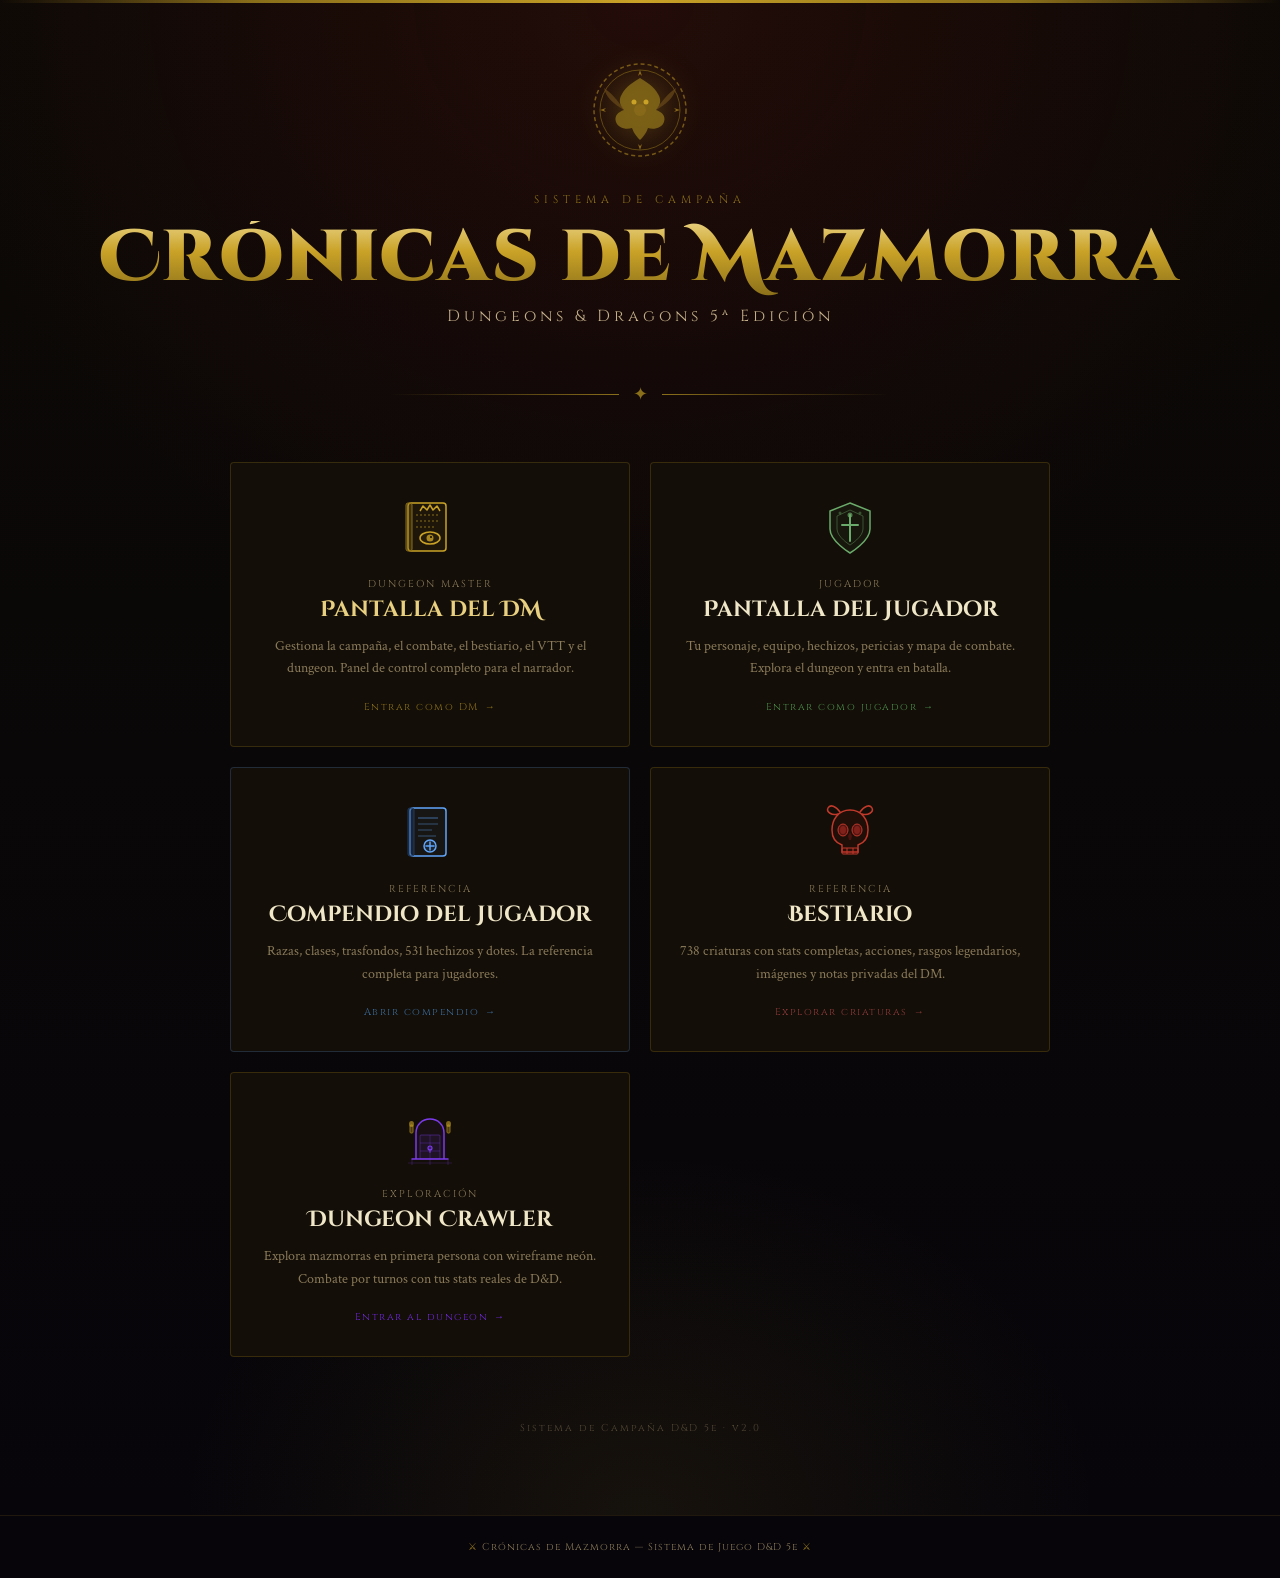
<file: index.html>
<!DOCTYPE html>
<html lang="es">
<head>
<meta charset="UTF-8">
<meta name="viewport" content="width=device-width, initial-scale=1.0">
<title>Crónicas de Mazmorra — D&D 5e</title>
<link rel="preconnect" href="https://fonts.googleapis.com">
<link href="https://fonts.googleapis.com/css2?family=Cinzel+Decorative:wght@400;700;900&family=Cinzel:wght@400;600;700&family=Crimson+Text:ital,wght@0,400;0,600;1,400&display=swap" rel="stylesheet">
<link rel="stylesheet" href="./css/index.css">
</head>
<body>

<section class="hero">

  <!-- Dragon emblem SVG -->
  <div class="emblem">
    <svg viewBox="0 0 100 100" fill="none" xmlns="http://www.w3.org/2000/svg">
      <!-- Outer ring -->
      <circle cx="50" cy="50" r="46" stroke="#c9a227" stroke-width="1.5" stroke-dasharray="4 3" opacity="0.5"/>
      <circle cx="50" cy="50" r="40" stroke="#8a6f1a" stroke-width="1" opacity="0.6"/>
      <!-- Dragon silhouette -->
      <path d="M50 18 C44 22 36 26 32 34 C28 40 30 46 34 50 C28 52 24 56 26 62 C28 68 36 70 42 68 C44 74 48 78 50 80 C52 78 56 74 58 68 C64 70 72 68 74 62 C76 56 72 52 66 50 C70 46 72 40 68 34 C64 26 56 22 50 18Z" fill="#8a6f1a" opacity="0.8"/>
      <!-- Wings -->
      <path d="M34 50 C24 44 16 38 14 28 C20 32 28 40 34 50Z" fill="#6a4a1a" opacity="0.7"/>
      <path d="M66 50 C76 44 84 38 86 28 C80 32 72 40 66 50Z" fill="#6a4a1a" opacity="0.7"/>
      <!-- Eye -->
      <circle cx="44" cy="42" r="2.5" fill="#c9a227"/>
      <circle cx="56" cy="42" r="2.5" fill="#c9a227"/>
      <!-- Glow center -->
      <circle cx="50" cy="50" r="6" fill="rgba(201,162,39,0.15)"/>
      <!-- Corner ornaments -->
      <path d="M50 10 L52 16 L50 14 L48 16Z" fill="#c9a227" opacity="0.6"/>
      <path d="M50 90 L52 84 L50 86 L48 84Z" fill="#c9a227" opacity="0.6"/>
      <path d="M10 50 L16 52 L14 50 L16 48Z" fill="#c9a227" opacity="0.6"/>
      <path d="M90 50 L84 52 L86 50 L84 48Z" fill="#c9a227" opacity="0.6"/>
    </svg>
  </div>

  <div class="hero-eyebrow">Sistema de Campaña</div>

  <h1 class="hero-title" data-text="Crónicas de Mazmorra">Crónicas de Mazmorra</h1>
  <p class="hero-subtitle">Dungeons &amp; Dragons 5ª Edición</p>

  <div class="ornament">✦</div>

  <!-- CARDS -->
  <div class="cards">

    <!-- DM Screen -->
    <a href="login.html" class="card card-dm">
      <div class="card-icon">
        <svg viewBox="0 0 64 64" fill="none" xmlns="http://www.w3.org/2000/svg">
          <!-- Tome / book with eye -->
          <rect x="10" y="8" width="38" height="48" rx="3" stroke="#c9a227" stroke-width="1.5" fill="rgba(201,162,39,0.06)"/>
          <rect x="8" y="8" width="6" height="48" rx="2" fill="rgba(138,111,26,0.3)" stroke="#8a6f1a" stroke-width="1"/>
          <line x1="18" y1="20" x2="42" y2="20" stroke="#8a6f1a" stroke-width="1" stroke-dasharray="2 2"/>
          <line x1="18" y1="26" x2="42" y2="26" stroke="#8a6f1a" stroke-width="1" stroke-dasharray="2 2"/>
          <line x1="18" y1="32" x2="36" y2="32" stroke="#8a6f1a" stroke-width="1" stroke-dasharray="2 2"/>
          <!-- Eye of the DM -->
          <ellipse cx="32" cy="43" rx="10" ry="6" stroke="#c9a227" stroke-width="1.5" fill="rgba(201,162,39,0.05)"/>
          <circle cx="32" cy="43" r="3.5" fill="#c9a227" opacity="0.8"/>
          <circle cx="33" cy="42" r="1" fill="#0c0905"/>
          <!-- Crown above -->
          <path d="M22 16 L25 11 L29 15 L32 10 L35 15 L39 11 L42 16" stroke="#c9a227" stroke-width="1.5" fill="none" stroke-linejoin="round"/>
        </svg>
      </div>
      <div class="card-label">Dungeon Master</div>
      <div class="card-name">Pantalla del DM</div>
      <p class="card-desc">Gestiona la campaña, el combate, el bestiario, el VTT y el dungeon. Panel de control completo para el narrador.</p>
      <div class="card-cta">Entrar como DM</div>
    </a>

    <!-- Player Screen -->
    <a href="login.html" class="card card-pl">
      <div class="card-icon">
        <svg viewBox="0 0 64 64" fill="none" xmlns="http://www.w3.org/2000/svg">
          <!-- Shield -->
          <path d="M32 8 L52 16 L52 34 C52 46 32 58 32 58 C32 58 12 46 12 34 L12 16 Z" stroke="#6aaa6a" stroke-width="1.5" fill="rgba(106,170,106,0.06)"/>
          <!-- Inner shield -->
          <path d="M32 15 L45 21 L45 34 C45 42 32 50 32 50 C32 50 19 42 19 34 L19 21 Z" stroke="rgba(106,170,106,0.4)" stroke-width="1" fill="none"/>
          <!-- Sword on shield -->
          <line x1="32" y1="20" x2="32" y2="46" stroke="#6aaa6a" stroke-width="2" stroke-linecap="round"/>
          <line x1="24" y1="30" x2="40" y2="30" stroke="#6aaa6a" stroke-width="2" stroke-linecap="round"/>
          <circle cx="32" cy="20" r="2.5" fill="#6aaa6a" opacity="0.7"/>
          <!-- Stars -->
          <circle cx="22" cy="18" r="1.5" fill="#6aaa6a" opacity="0.4"/>
          <circle cx="42" cy="18" r="1.5" fill="#6aaa6a" opacity="0.4"/>
        </svg>
      </div>
      <div class="card-label">Jugador</div>
      <div class="card-name">Pantalla del Jugador</div>
      <p class="card-desc">Tu personaje, equipo, hechizos, pericias y mapa de combate. Explora el dungeon y entra en batalla.</p>
      <div class="card-cta" style="color:#4a8a4a">Entrar como jugador</div>
    </a>

    <!-- Player Compendio -->
    <a href="compendio_jugador.html" class="card" style="border-color:rgba(96,165,250,.2)">
      <div class="card-icon">
        <svg viewBox="0 0 64 64" fill="none" xmlns="http://www.w3.org/2000/svg">
          <rect x="12" y="8" width="36" height="48" rx="3" stroke="#60a5fa" stroke-width="1.5" fill="rgba(96,165,250,.05)"/>
          <rect x="10" y="8" width="6" height="48" rx="2" fill="rgba(30,58,95,.4)" stroke="#1e3a5f" stroke-width="1"/>
          <line x1="20" y1="18" x2="40" y2="18" stroke="#60a5fa" stroke-width="1" opacity=".6"/>
          <line x1="20" y1="24" x2="40" y2="24" stroke="#60a5fa" stroke-width="1" opacity=".4"/>
          <line x1="20" y1="30" x2="34" y2="30" stroke="#60a5fa" stroke-width="1" opacity=".4"/>
          <line x1="20" y1="36" x2="38" y2="36" stroke="#60a5fa" stroke-width="1" opacity=".4"/>
          <circle cx="32" cy="46" r="6" stroke="#60a5fa" stroke-width="1.5" fill="rgba(96,165,250,.1)"/>
          <line x1="32" y1="42" x2="32" y2="50" stroke="#60a5fa" stroke-width="1.5" stroke-linecap="round"/>
          <line x1="28" y1="46" x2="36" y2="46" stroke="#60a5fa" stroke-width="1.5" stroke-linecap="round"/>
        </svg>
      </div>
      <div class="card-label">Referencia</div>
      <div class="card-name" style="color:var(--cream)">Compendio del Jugador</div>
      <p class="card-desc">Razas, clases, trasfondos, 531 hechizos y dotes. La referencia completa para jugadores.</p>
      <div class="card-cta" style="color:#3a6a9a">Abrir compendio</div>
    </a>

    <!-- Bestiary -->
    <a href="bestiary.html" class="card card-bs">
      <div class="card-icon">
        <svg viewBox="0 0 64 64" fill="none" xmlns="http://www.w3.org/2000/svg">
          <!-- Skull base -->
          <path d="M32 10 C20 10 14 20 14 30 C14 38 18 43 24 45 L24 52 L40 52 L40 45 C46 43 50 38 50 30 C50 20 44 10 32 10Z" stroke="#c0392b" stroke-width="1.5" fill="rgba(139,26,26,0.1)"/>
          <!-- Jaw -->
          <rect x="24" y="48" width="16" height="6" rx="1" stroke="#c0392b" stroke-width="1" fill="rgba(139,26,26,0.1)"/>
          <line x1="29" y1="48" x2="29" y2="54" stroke="#c0392b" stroke-width="1"/>
          <line x1="35" y1="48" x2="35" y2="54" stroke="#c0392b" stroke-width="1"/>
          <!-- Eye sockets -->
          <ellipse cx="25" cy="30" rx="5" ry="6" fill="rgba(139,26,26,0.5)" stroke="#c0392b" stroke-width="1"/>
          <ellipse cx="39" cy="30" rx="5" ry="6" fill="rgba(139,26,26,0.5)" stroke="#c0392b" stroke-width="1"/>
          <!-- Glow in eye sockets -->
          <ellipse cx="25" cy="30" rx="3" ry="4" fill="#c0392b" opacity="0.4"/>
          <ellipse cx="39" cy="30" rx="3" ry="4" fill="#c0392b" opacity="0.4"/>
          <!-- Nasal cavity -->
          <path d="M30 36 L32 32 L34 36 L33 40 L31 40Z" fill="rgba(139,26,26,0.4)"/>
          <!-- Horns -->
          <path d="M22 12 C18 6 12 4 10 8 C8 12 14 16 20 14" stroke="#c0392b" stroke-width="1.5" fill="none" stroke-linecap="round"/>
          <path d="M42 12 C46 6 52 4 54 8 C56 12 50 16 44 14" stroke="#c0392b" stroke-width="1.5" fill="none" stroke-linecap="round"/>
        </svg>
      </div>
      <div class="card-label">Referencia</div>
      <div class="card-name">Bestiario</div>
      <p class="card-desc">738 criaturas con stats completas, acciones, rasgos legendarios, imágenes y notas privadas del DM.</p>
      <div class="card-cta" style="color:#8a3a3a">Explorar criaturas</div>
    </a>

    <!-- Dungeon -->
    <a href="login.html" class="card card-dg">
      <div class="card-icon">
        <svg viewBox="0 0 64 64" fill="none" xmlns="http://www.w3.org/2000/svg">
          <!-- Dungeon door arch -->
          <path d="M18 54 L18 28 C18 20 24 14 32 14 C40 14 46 20 46 28 L46 54" stroke="#7c3aed" stroke-width="1.5" fill="rgba(124,58,237,0.05)"/>
          <line x1="14" y1="54" x2="50" y2="54" stroke="#7c3aed" stroke-width="1.5" stroke-linecap="round"/>
          <!-- Door planks -->
          <rect x="22" y="30" width="20" height="24" rx="1" fill="rgba(124,58,237,0.08)" stroke="rgba(124,58,237,0.4)" stroke-width="1"/>
          <line x1="32" y1="30" x2="32" y2="54" stroke="rgba(124,58,237,0.3)" stroke-width="1"/>
          <line x1="22" y1="38" x2="42" y2="38" stroke="rgba(124,58,237,0.3)" stroke-width="1"/>
          <line x1="22" y1="46" x2="42" y2="46" stroke="rgba(124,58,237,0.3)" stroke-width="1"/>
          <!-- Keyhole -->
          <circle cx="32" cy="43" r="2" stroke="#7c3aed" stroke-width="1.2" fill="rgba(124,58,237,0.2)"/>
          <rect x="31" y="44" width="2" height="4" rx="1" fill="#7c3aed" opacity="0.5"/>
          <!-- Torches -->
          <rect x="12" y="20" width="3" height="8" rx="1" fill="rgba(201,162,39,0.3)" stroke="#8a6f1a" stroke-width="1"/>
          <ellipse cx="13.5" cy="19" rx="2.5" ry="3" fill="#c9a227" opacity="0.6"/>
          <rect x="49" y="20" width="3" height="8" rx="1" fill="rgba(201,162,39,0.3)" stroke="#8a6f1a" stroke-width="1"/>
          <ellipse cx="50.5" cy="19" rx="2.5" ry="3" fill="#c9a227" opacity="0.6"/>
          <!-- Grid floor suggestion -->
          <line x1="14" y1="54" x2="14" y2="60" stroke="rgba(124,58,237,0.3)" stroke-width="1"/>
          <line x1="32" y1="54" x2="32" y2="60" stroke="rgba(124,58,237,0.3)" stroke-width="1"/>
          <line x1="50" y1="54" x2="50" y2="60" stroke="rgba(124,58,237,0.3)" stroke-width="1"/>
          <line x1="10" y1="58" x2="54" y2="58" stroke="rgba(124,58,237,0.2)" stroke-width="1"/>
        </svg>
      </div>
      <div class="card-label">Exploración</div>
      <div class="card-name">Dungeon Crawler</div>
      <p class="card-desc">Explora mazmorras en primera persona con wireframe neón. Combate por turnos con tus stats reales de D&D.</p>
      <div class="card-cta" style="color:#6d28d9">Entrar al dungeon</div>
    </a>

  </div>

  <!-- Version info -->
  <p style="font-family:'Cinzel',serif;font-size:10px;letter-spacing:2px;color:var(--cream-m);opacity:0.5">
    Sistema de Campaña D&D 5e · v2.0
  </p>

</section>

<footer class="footer">
  <span>⚔</span> Crónicas de Mazmorra — Sistema de Juego D&D 5e <span>⚔</span>
</footer>

</body>
</html>
</file>
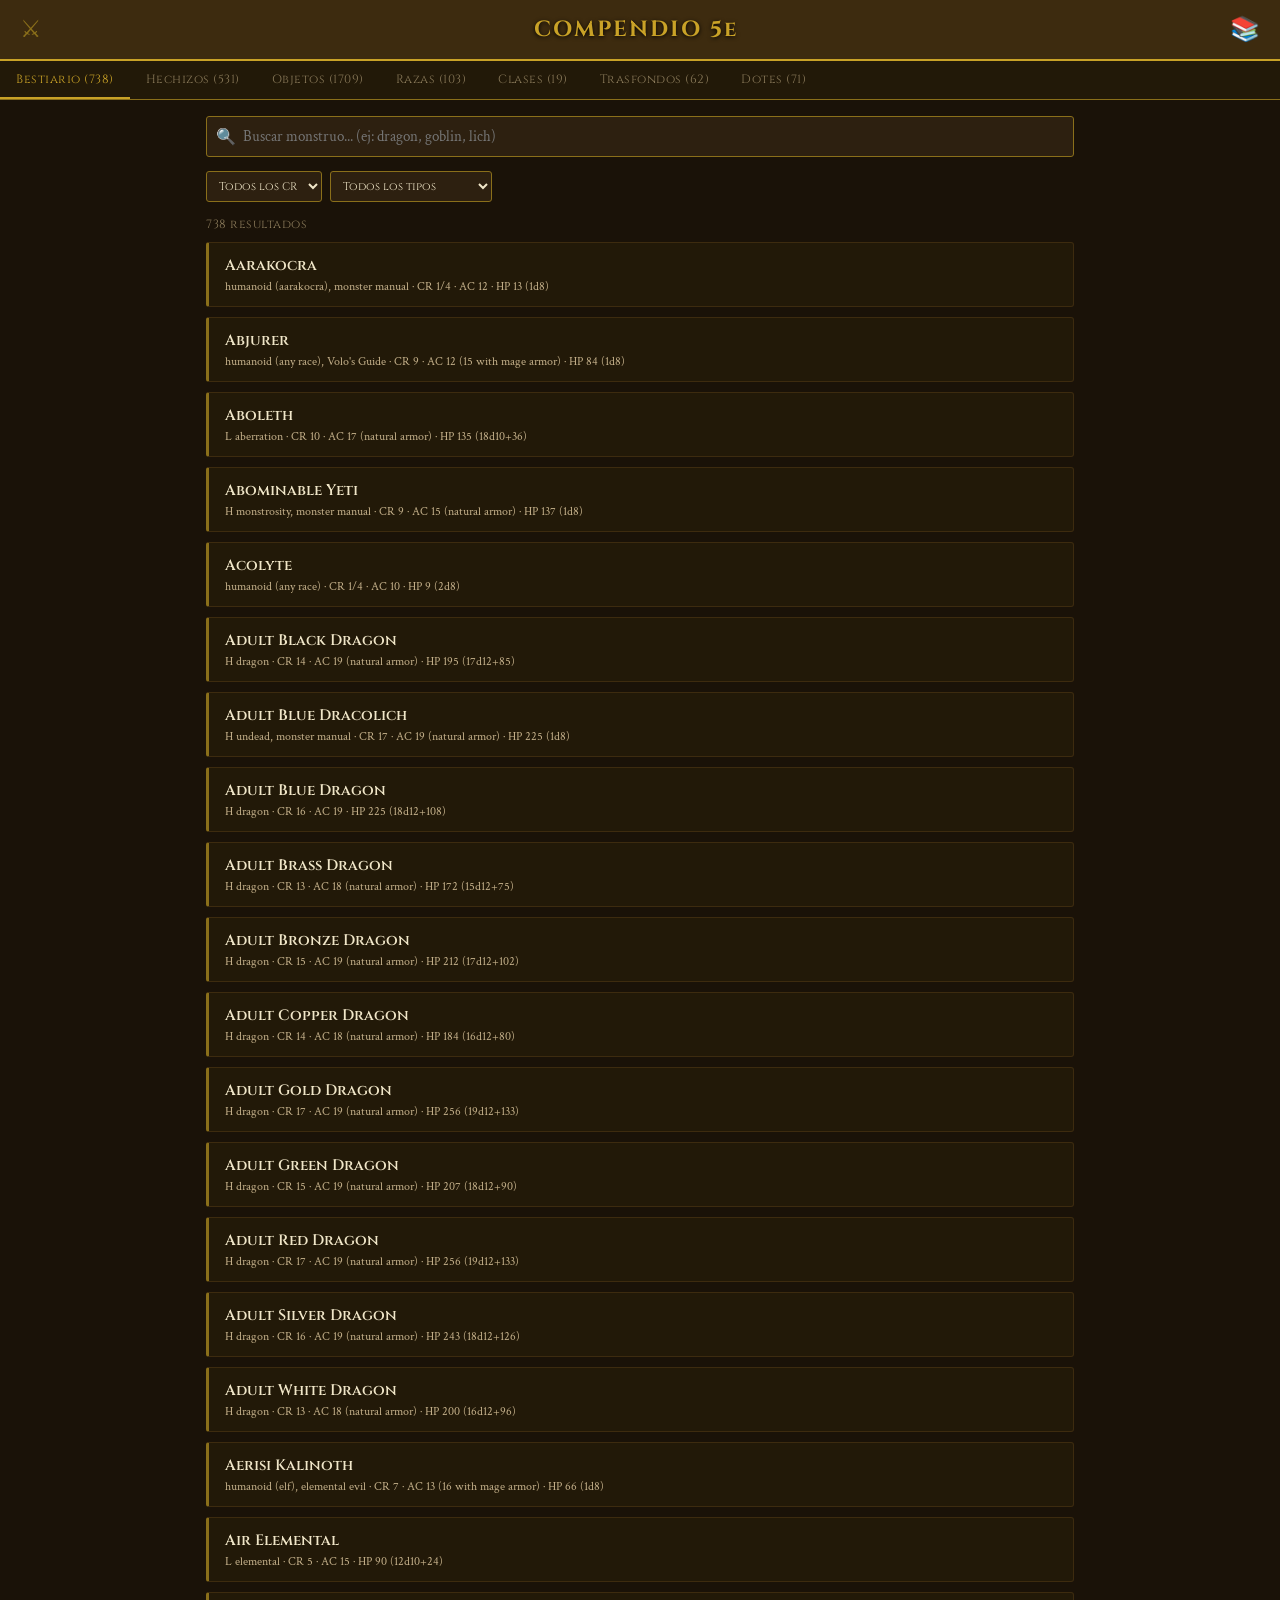
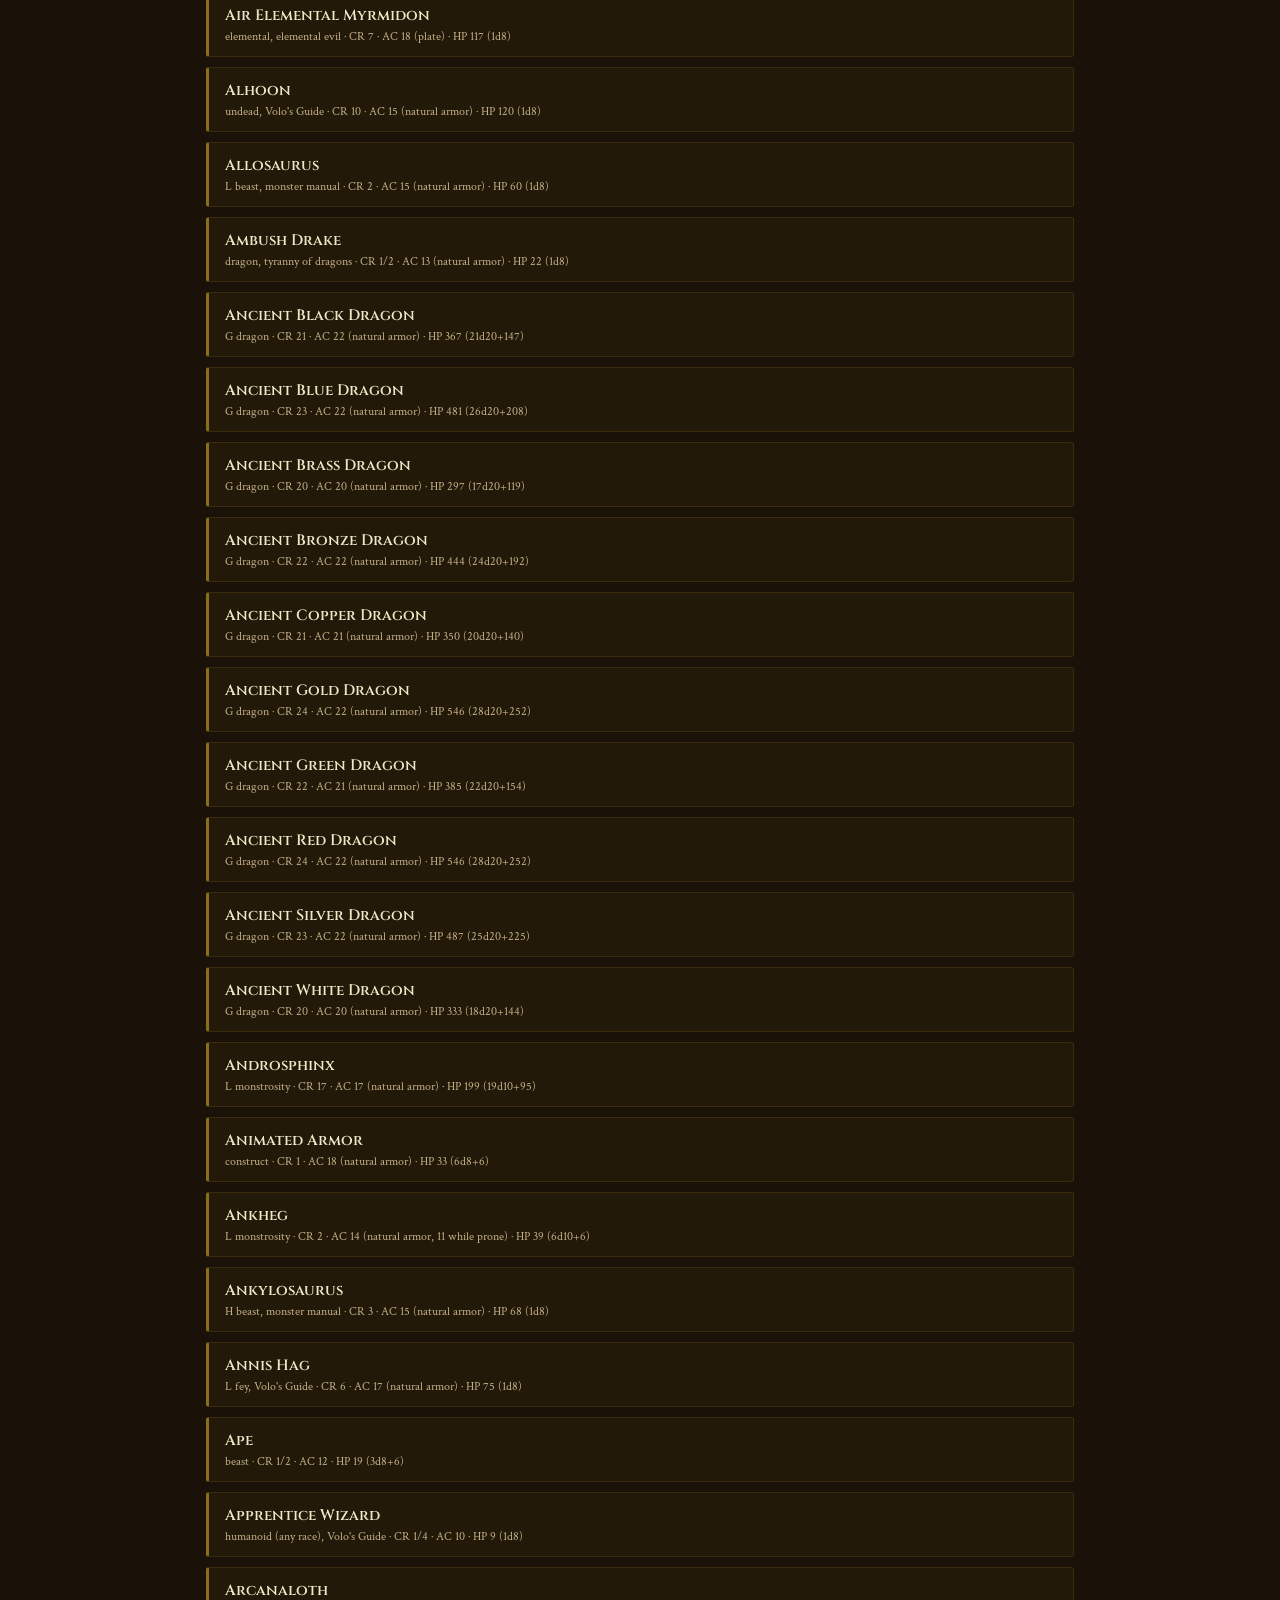
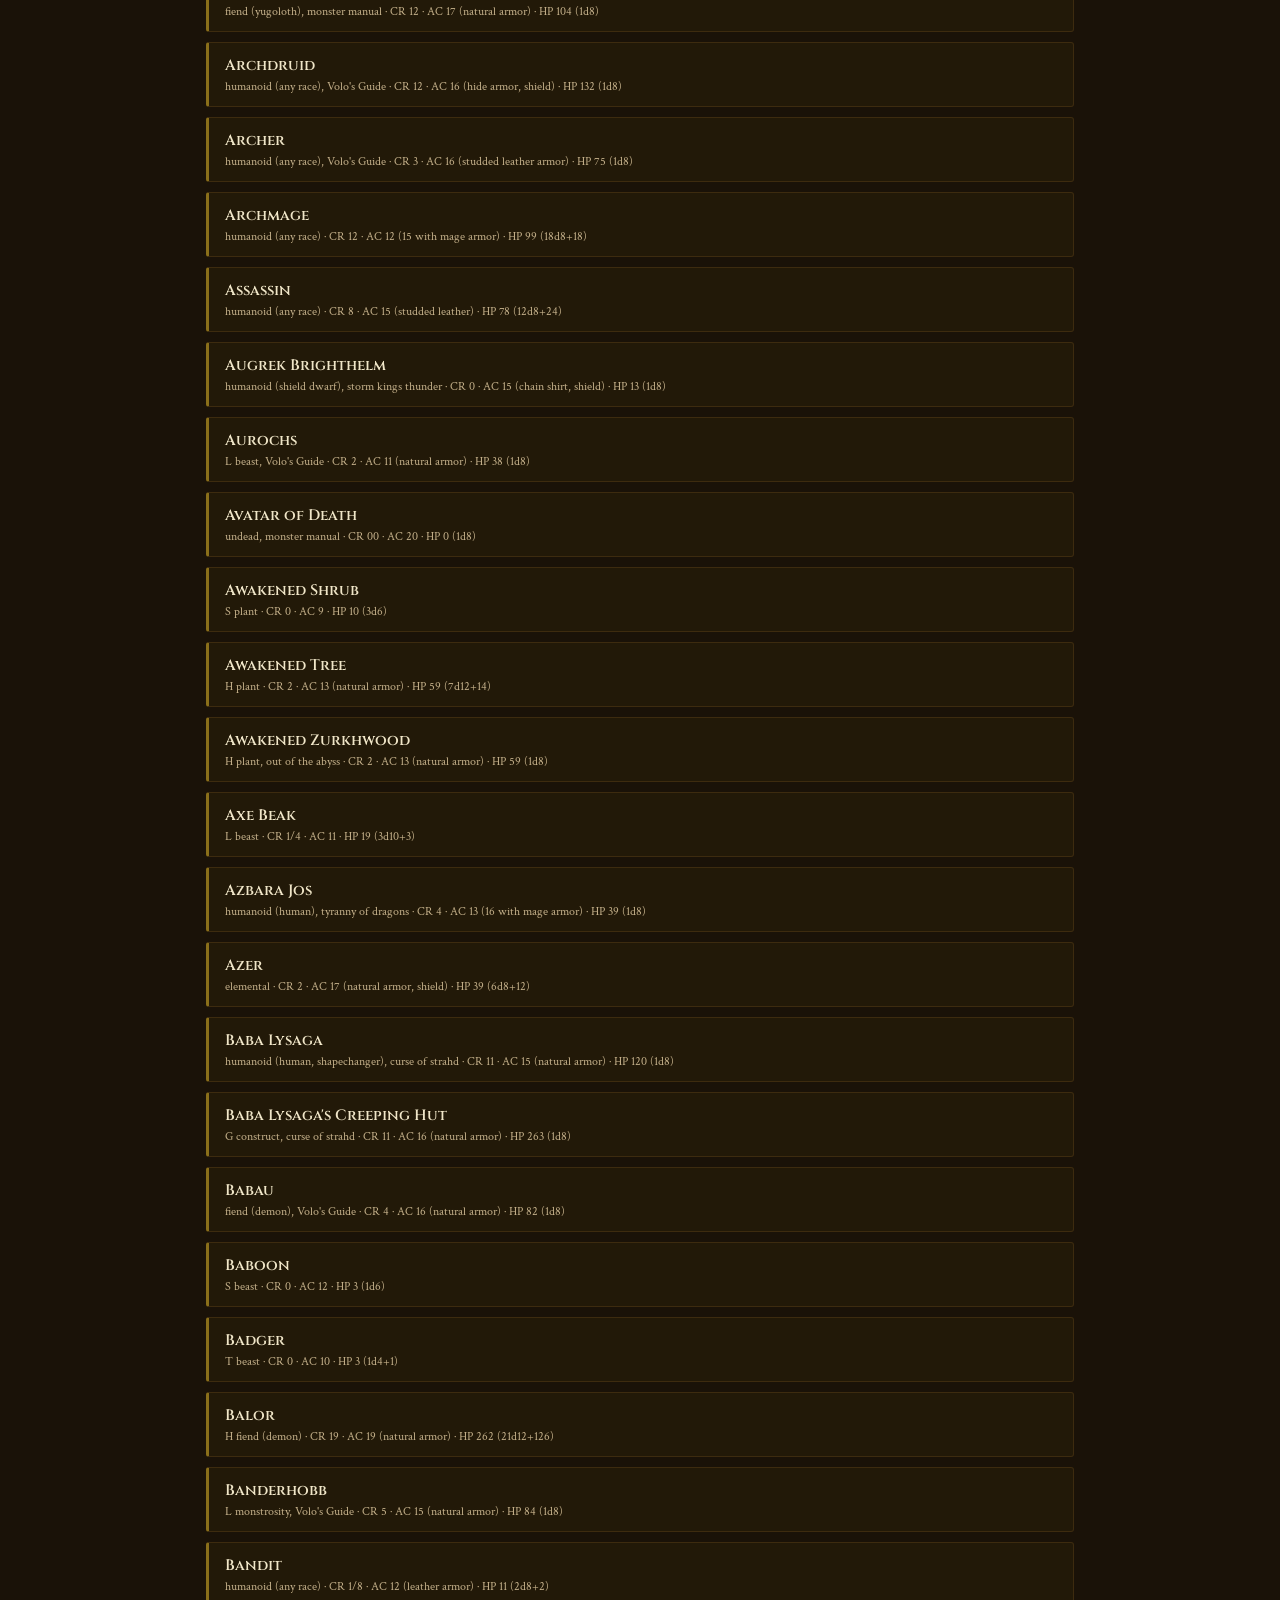
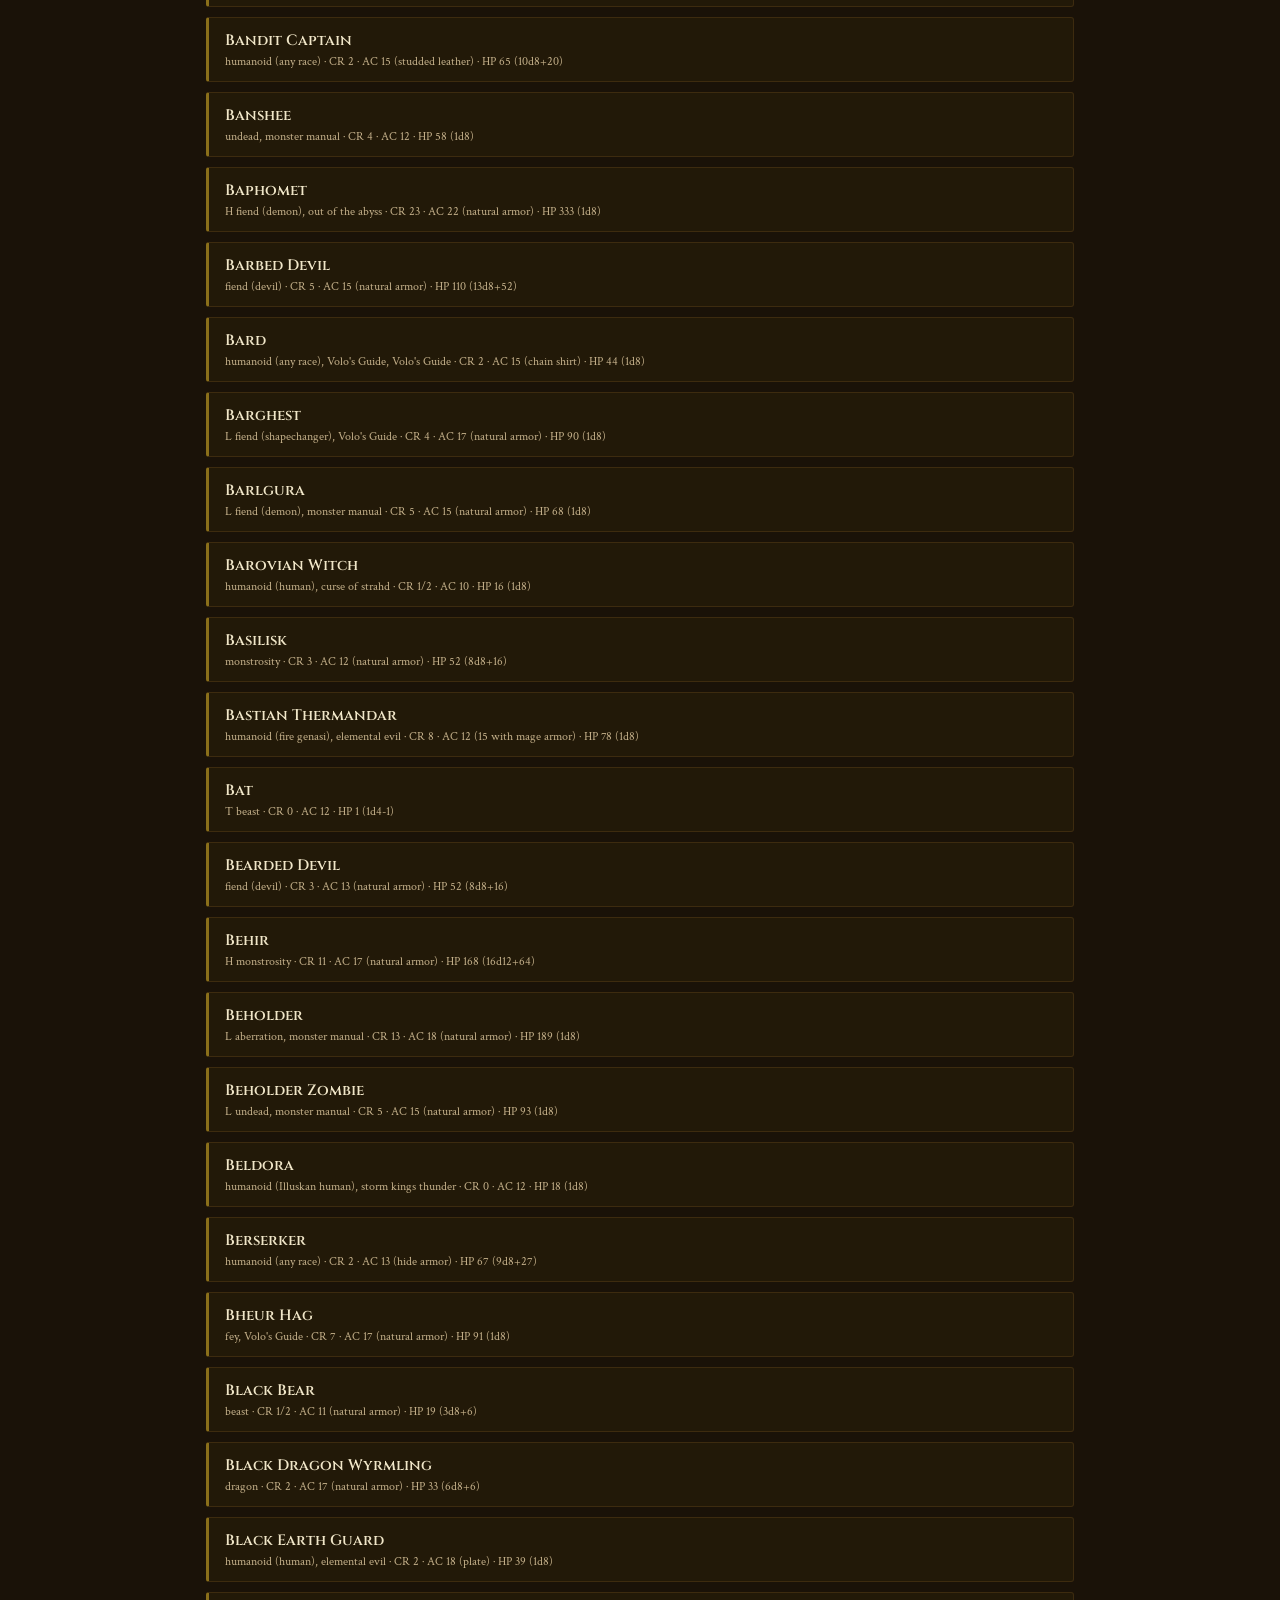
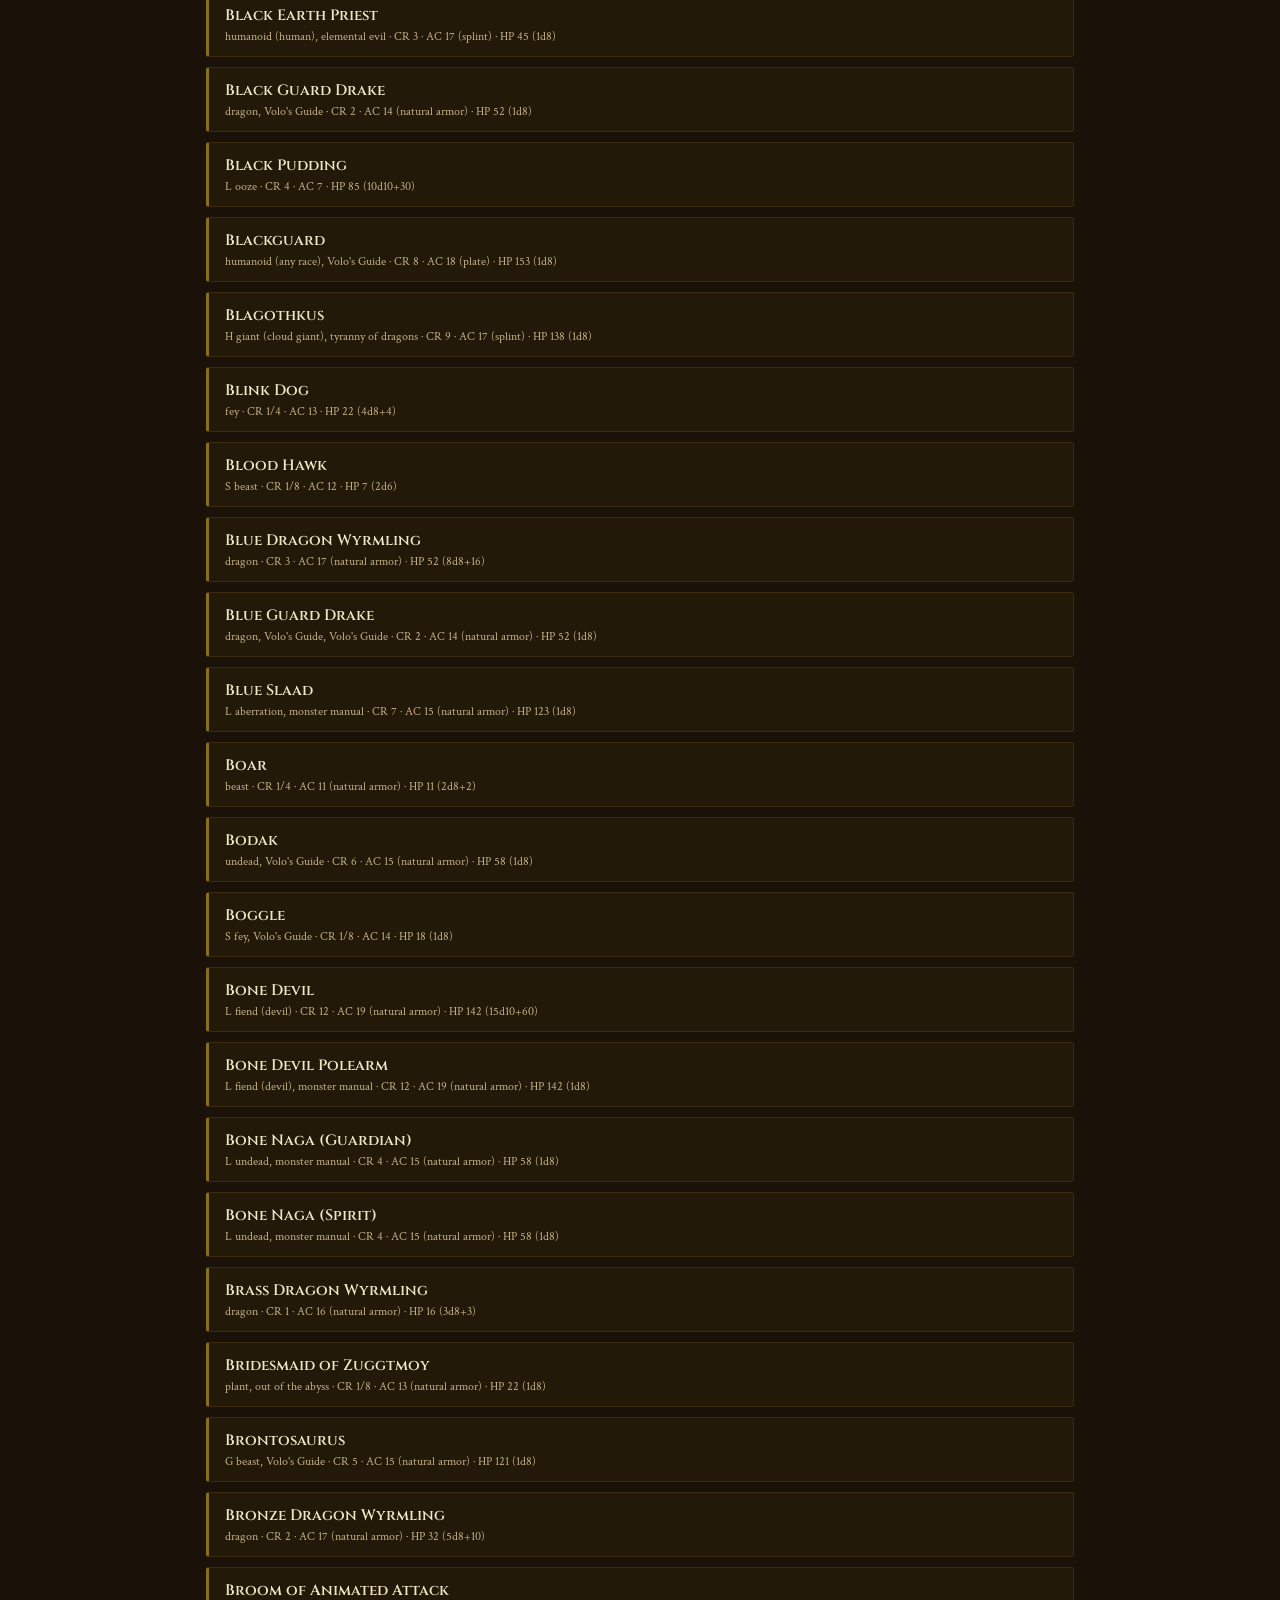
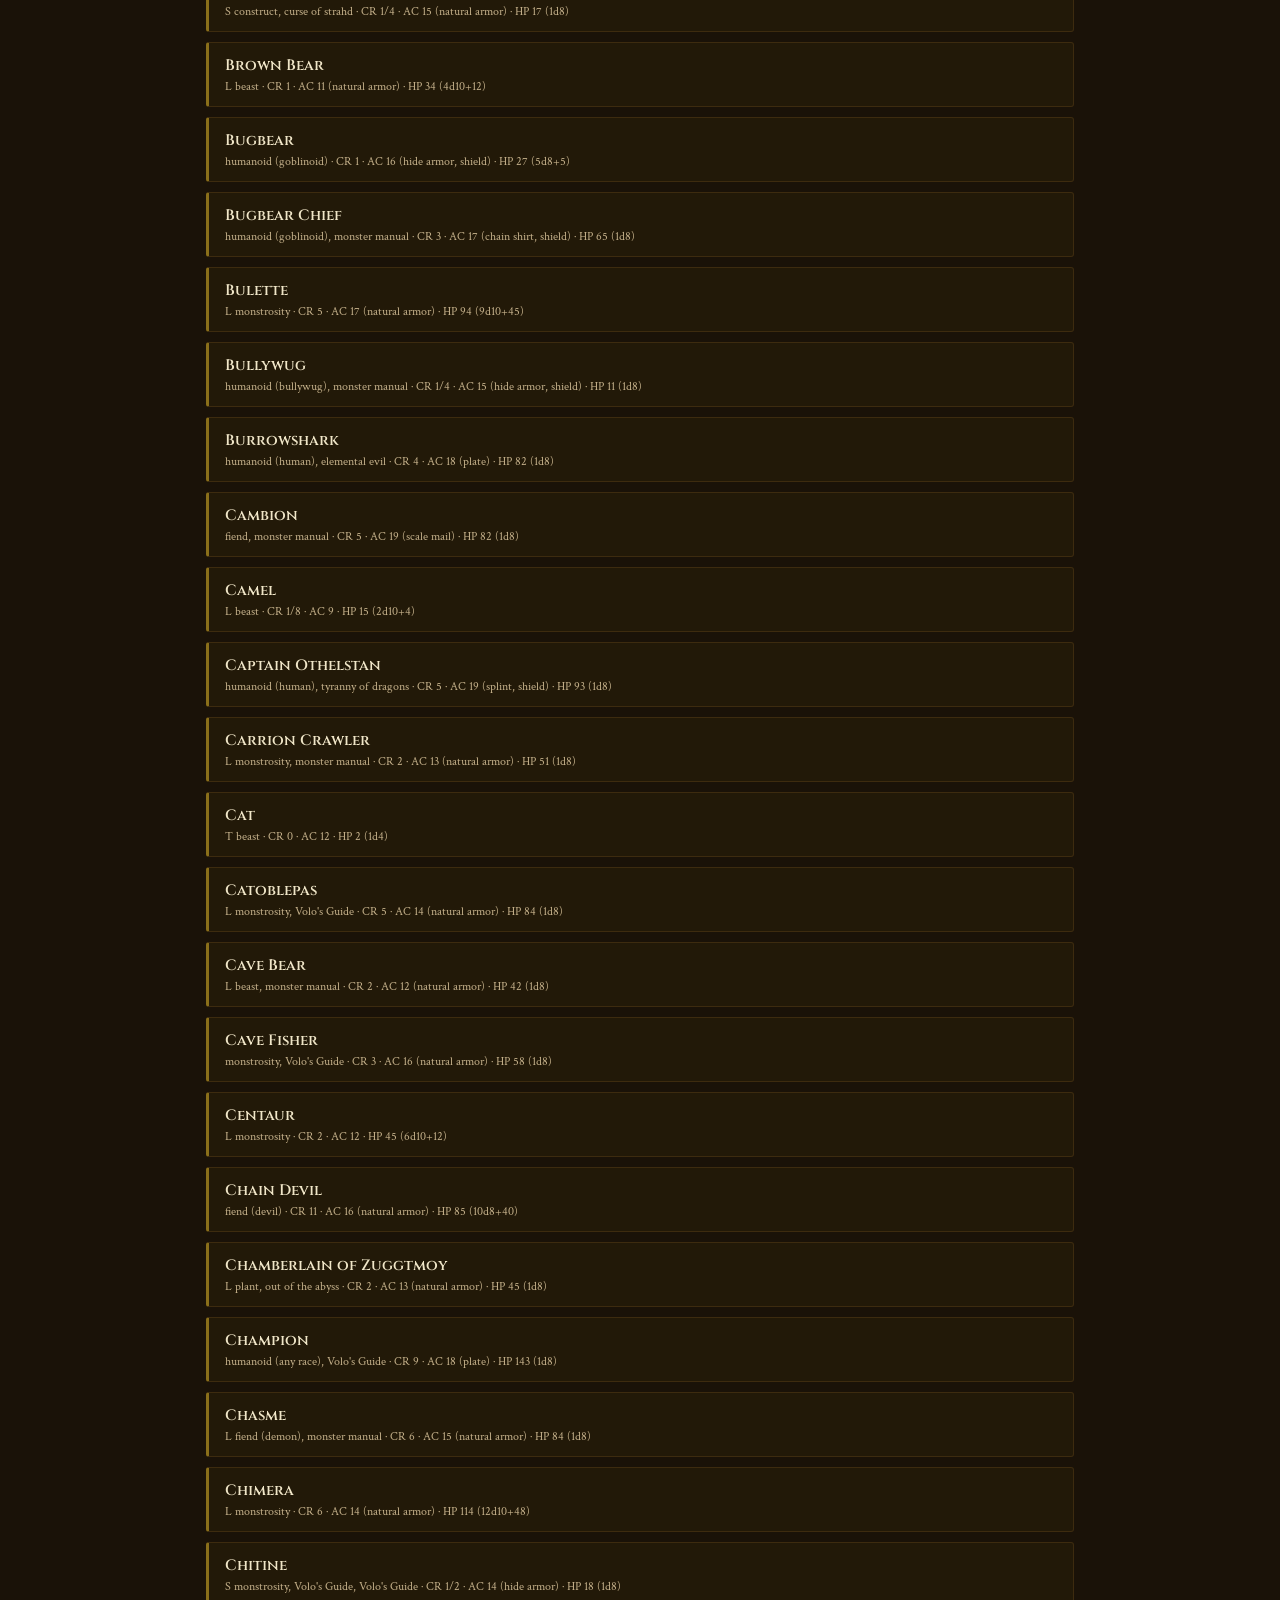
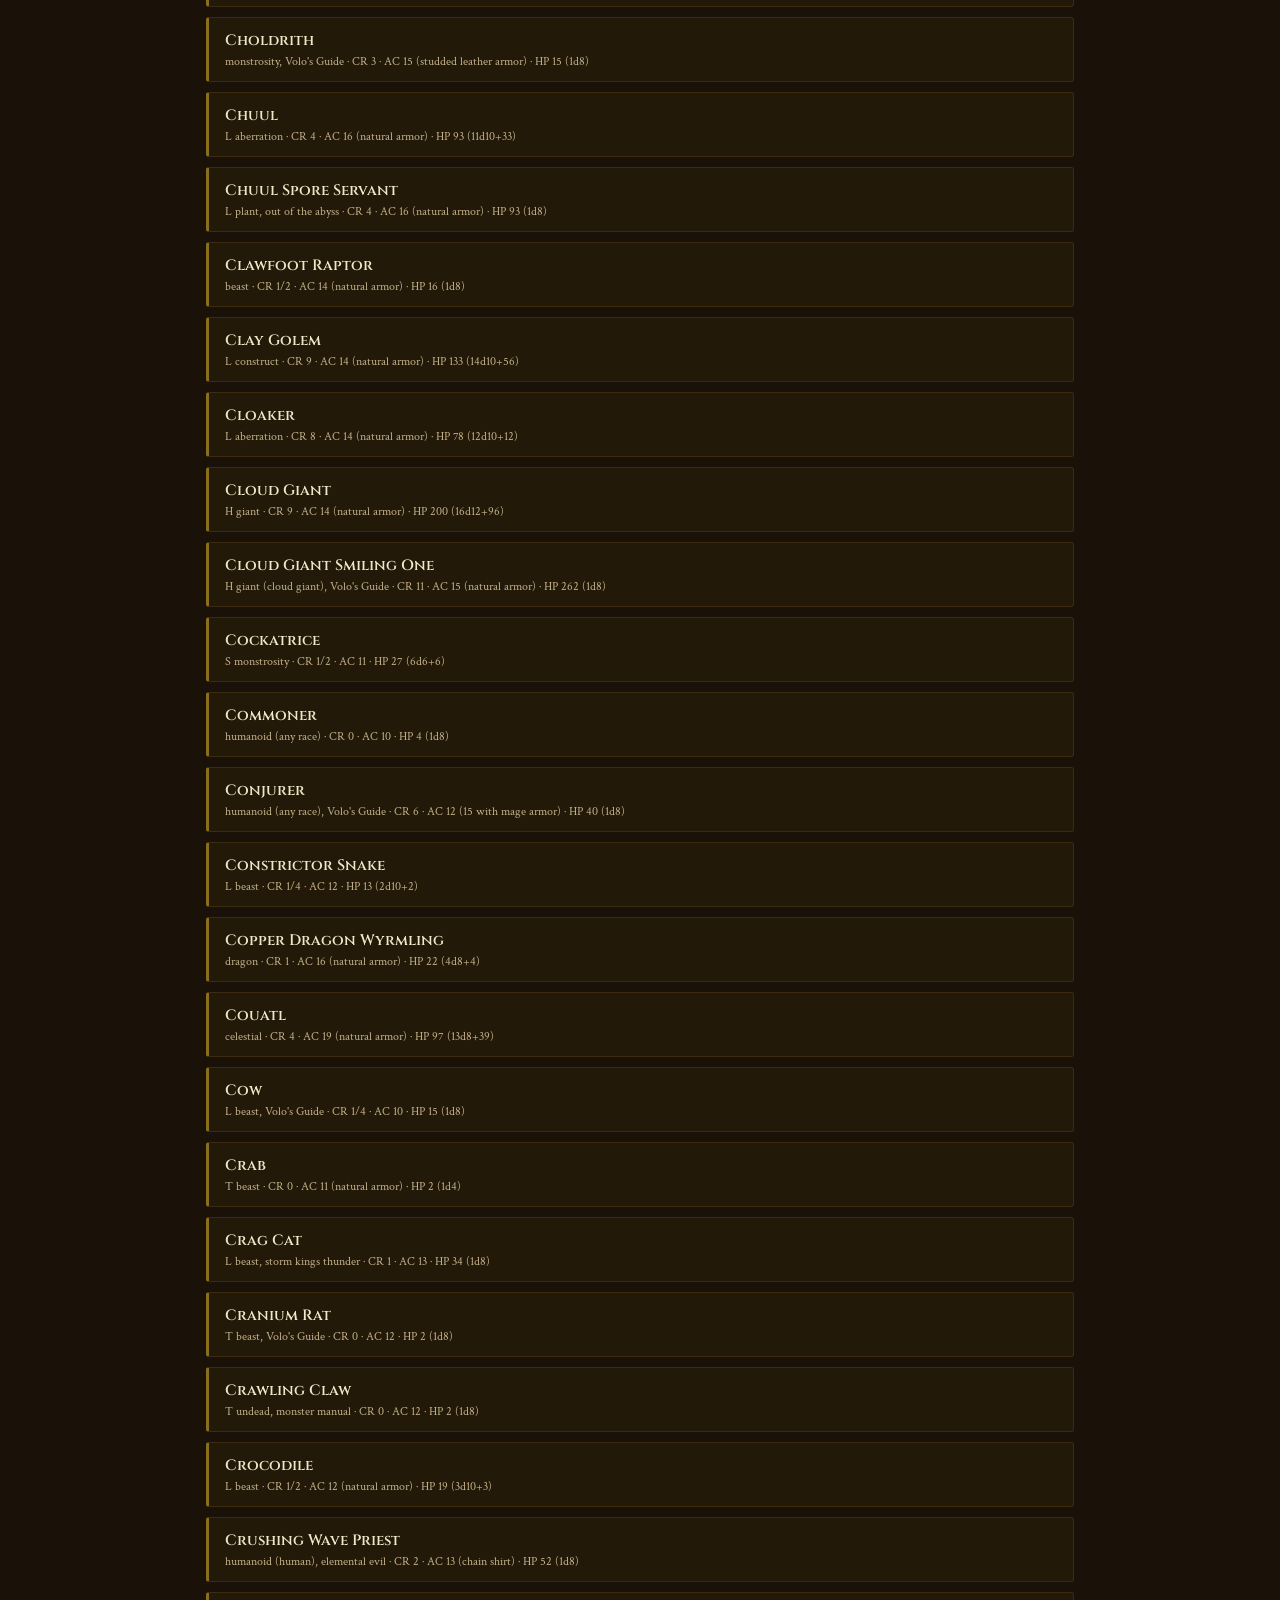
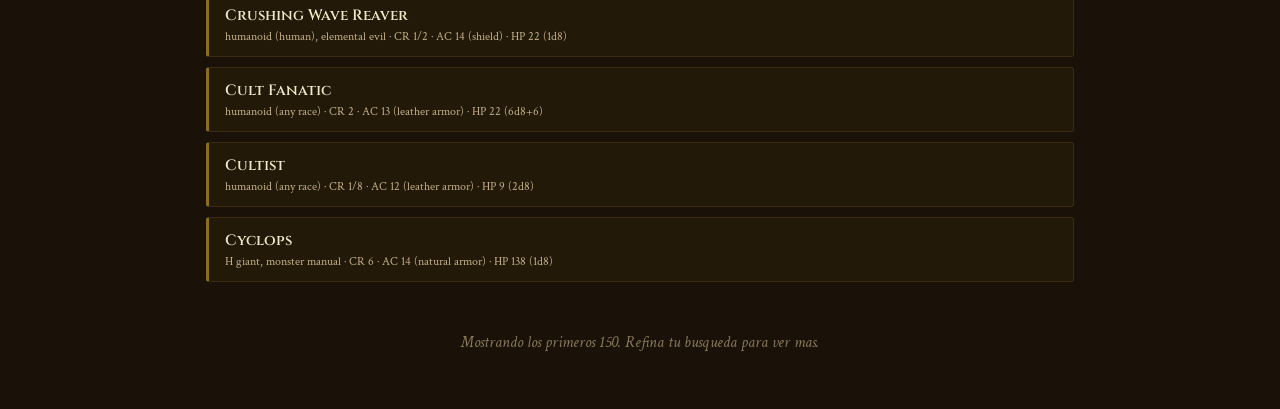
<file: compendio_dnd_5e.html>
<!DOCTYPE html>
<html lang="es">
<head>
<meta charset="UTF-8">
<meta name="viewport" content="width=device-width, initial-scale=1.0">
<title>Compendio D&amp;D 5e</title>
<link rel="stylesheet" href="./css/compendio_dnd_5e.css">
</head>
<body>

<div class="header">
  <span class="rune">&#9876;</span>
  <div class="header-title">COMPENDIO 5e</div>
  <span class="rune">&#128218;</span>
</div>

<div class="tabs" id="tabs">
  <div class="tab active" data-tab="monsters">Bestiario (738)</div>
  <div class="tab" data-tab="spells">Hechizos (531)</div>
  <div class="tab" data-tab="items">Objetos (1709)</div>
  <div class="tab" data-tab="races">Razas (103)</div>
  <div class="tab" data-tab="classes">Clases (19)</div>
  <div class="tab" data-tab="backgrounds">Trasfondos (62)</div>
  <div class="tab" data-tab="feats">Dotes (71)</div>
</div>

<div class="container">

  <div class="tab-panel active" id="panel-monsters">
    <div class="search-box"><span class="search-icon">&#128269;</span><input class="search-input" id="search-monsters" placeholder="Buscar monstruo... (ej: dragon, goblin, lich)"></div>
    <div class="filters">
      <select class="filter-select" id="filter-cr"><option value="">Todos los CR</option></select>
      <select class="filter-select" id="filter-type"><option value="">Todos los tipos</option></select>
    </div>
    <div class="result-count" id="count-monsters"></div>
    <div id="list-monsters"></div>
  </div>

  <div class="tab-panel" id="panel-spells">
    <div class="search-box"><span class="search-icon">&#128269;</span><input class="search-input" id="search-spells" placeholder="Buscar hechizo... (ej: fireball, cure wounds)"></div>
    <div class="filters">
      <select class="filter-select" id="filter-level"><option value="">Todos los niveles</option></select>
      <select class="filter-select" id="filter-school"><option value="">Toda escuela</option></select>
    </div>
    <div class="result-count" id="count-spells"></div>
    <div id="list-spells"></div>
  </div>

  <div class="tab-panel" id="panel-items">
    <div class="search-box"><span class="search-icon">&#128269;</span><input class="search-input" id="search-items" placeholder="Buscar objeto... (ej: sword, potion, ring)"></div>
    <div class="filters">
      <select class="filter-select" id="filter-rarity"><option value="">Toda rareza</option></select>
      <select class="filter-select" id="filter-magic"><option value="">Mágico y no mágico</option><option value="YES">Solo mágicos</option></select>
    </div>
    <div class="result-count" id="count-items"></div>
    <div id="list-items"></div>
  </div>

  <div class="tab-panel" id="panel-races">
    <div class="search-box"><span class="search-icon">&#128269;</span><input class="search-input" id="search-races" placeholder="Buscar raza..."></div>
    <div class="result-count" id="count-races"></div>
    <div id="list-races"></div>
  </div>

  <div class="tab-panel" id="panel-classes">
    <div class="search-box"><span class="search-icon">&#128269;</span><input class="search-input" id="search-classes" placeholder="Buscar clase..."></div>
    <div class="result-count" id="count-classes"></div>
    <div id="list-classes"></div>
  </div>

  <div class="tab-panel" id="panel-backgrounds">
    <div class="search-box"><span class="search-icon">&#128269;</span><input class="search-input" id="search-backgrounds" placeholder="Buscar trasfondo..."></div>
    <div class="result-count" id="count-backgrounds"></div>
    <div id="list-backgrounds"></div>
  </div>

  <div class="tab-panel" id="panel-feats">
    <div class="search-box"><span class="search-icon">&#128269;</span><input class="search-input" id="search-feats" placeholder="Buscar dote..."></div>
    <div class="result-count" id="count-feats"></div>
    <div id="list-feats"></div>
  </div>

</div>

<script src="./js/compendio_gm.js"></script>
</body>
</html>
</file>
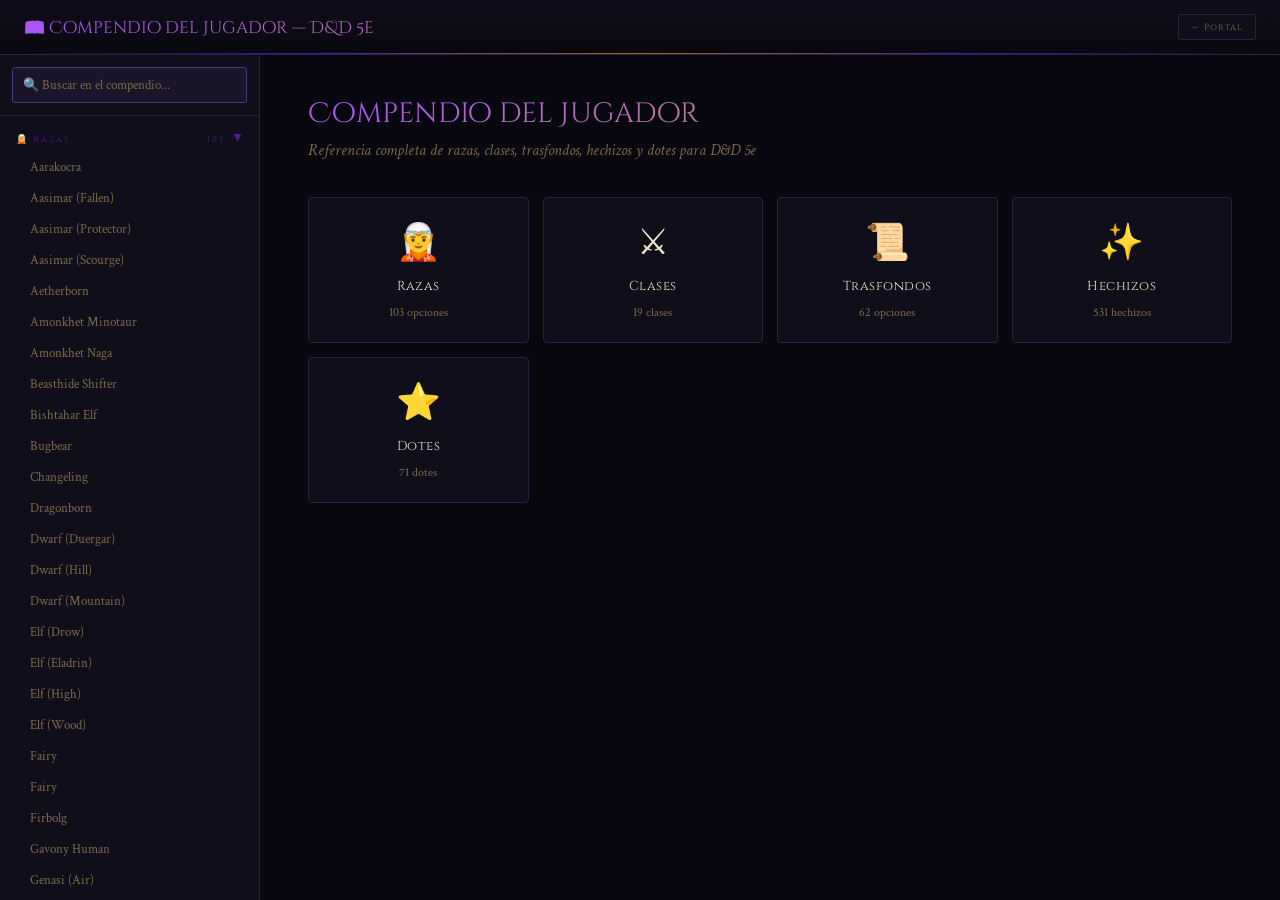
<file: compendio_jugador.html>
<!DOCTYPE html>
<html lang="es">
<head>
<meta charset="UTF-8">
<meta name="viewport" content="width=device-width, initial-scale=1.0">
<title>Compendio del Jugador — D&D 5e</title>
<link href="https://fonts.googleapis.com/css2?family=Cinzel+Decorative:wght@400;700&family=Cinzel:wght@400;600;700&family=Crimson+Text:ital,wght@0,400;0,600;1,400&display=swap" rel="stylesheet">
<link rel="stylesheet" href="./css/compendio_jugador.css">
</head>
<body>

<!-- HEADER -->
<header class="site-header">
  <div class="header-title">📖 Compendio del Jugador — D&D 5e</div>
  <a href="login.html" class="header-back">← Portal</a>
</header>

<!-- SIDEBAR -->
<nav class="sidebar" id="sidebar">
  <div class="sidebar-search">
    <input id="global-search" placeholder="🔍 Buscar en el compendio..." oninput="globalSearch(this.value)">
  </div>
  <div id="nav-tree"></div>
</nav>

<!-- MAIN -->
<main class="main" id="main">
  <div id="content"></div>
</main>

<script src="./js/compendio_jugador.js"></script>
</body>
</html>
</file>
<file: css/index.css>
/* ============================================================
   index.css — Estilos de index.html (página de bienvenida/menú)
   ============================================================ */

/* ══════════════════════════════════════
   RESET & TOKENS
══════════════════════════════════════ */
*, *::before, *::after { box-sizing: border-box; margin: 0; padding: 0; }

:root {
  --black:   #07050a;
  --bg:      #0c0905;
  --bg2:     #130e07;
  --bg3:     #1c1509;
  --gold:    #c9a227;
  --gold-d:  #8a6f1a;
  --gold-b:  #f0c840;
  --gold-g:  #e8d080;
  --red:     #8b1a1a;
  --red-b:   #c0392b;
  --cream:   #f0e6c8;
  --cream-d: #c4b08a;
  --cream-m: #8a7a5a;
}

html { scroll-behavior: smooth; }

body {
  font-family: 'Crimson Text', Georgia, serif;
  background: var(--black);
  color: var(--cream);
  min-height: 100vh;
  overflow-x: hidden;
}

/* ── Noise texture overlay ── */
body::before {
  content: '';
  position: fixed; inset: 0; z-index: 0;
  background-image: url("data:image/svg+xml,%3Csvg xmlns='http://www.w3.org/2000/svg' width='300' height='300'%3E%3Cfilter id='n'%3E%3CfeTurbulence type='fractalNoise' baseFrequency='0.75' numOctaves='4' stitchTiles='stitch'/%3E%3C/filter%3E%3Crect width='300' height='300' filter='url(%23n)' opacity='0.04'/%3E%3C/svg%3E");
  pointer-events: none;
}

/* ══════════════════════════════════════
   HERO
══════════════════════════════════════ */
.hero {
  position: relative; z-index: 1;
  min-height: 100vh;
  display: flex; flex-direction: column;
  align-items: center; justify-content: center;
  padding: 60px 24px 80px;
  text-align: center;
  background:
    radial-gradient(ellipse 80% 60% at 50% 0%, rgba(139,26,26,0.18) 0%, transparent 70%),
    radial-gradient(ellipse 60% 40% at 50% 100%, rgba(201,162,39,0.08) 0%, transparent 60%),
    linear-gradient(180deg, #0c0905 0%, #07050a 100%);
}

/* Ornamental top bar */
.hero::before {
  content: '';
  position: absolute; top: 0; left: 0; right: 0;
  height: 3px;
  background: linear-gradient(90deg, transparent, var(--gold-d) 20%, var(--gold) 50%, var(--gold-d) 80%, transparent);
}

/* ── Emblem ── */
.emblem {
  width: 100px; height: 100px;
  margin-bottom: 32px;
  position: relative;
}
.emblem svg {
  width: 100%; height: 100%;
  filter: drop-shadow(0 0 16px rgba(201,162,39,0.4));
  animation: emblem-pulse 4s ease-in-out infinite;
}
@keyframes emblem-pulse {
  0%, 100% { filter: drop-shadow(0 0 12px rgba(201,162,39,0.3)); }
  50%       { filter: drop-shadow(0 0 28px rgba(201,162,39,0.6)); }
}

/* ── Title ── */
.hero-eyebrow {
  font-family: 'Cinzel', serif;
  font-size: 11px; letter-spacing: 5px;
  color: var(--gold-d); text-transform: uppercase;
  margin-bottom: 14px;
}

.hero-title {
  font-family: 'Cinzel Decorative', serif;
  font-size: clamp(32px, 7vw, 72px);
  font-weight: 900;
  line-height: 1.05;
  letter-spacing: 2px;
  margin-bottom: 8px;
  background: linear-gradient(180deg, var(--gold-g) 0%, var(--gold) 40%, var(--gold-d) 100%);
  -webkit-background-clip: text; -webkit-text-fill-color: transparent;
  background-clip: text;
  position: relative;
}

/* Flame glow — the one animated signature element */
.hero-title::after {
  content: attr(data-text);
  position: absolute; inset: 0;
  background: linear-gradient(180deg, var(--gold-b) 0%, transparent 60%);
  -webkit-background-clip: text; -webkit-text-fill-color: transparent;
  background-clip: text;
  opacity: 0;
  animation: flame 3s ease-in-out infinite;
}
@keyframes flame {
  0%, 100% { opacity: 0;   transform: translateY(0); }
  50%       { opacity: 0.5; transform: translateY(-2px); }
}

.hero-subtitle {
  font-family: 'Cinzel', serif;
  font-size: clamp(12px, 2vw, 16px);
  letter-spacing: 4px;
  color: var(--cream-d);
  margin-bottom: 56px;
}

/* ── Divider ── */
.ornament {
  display: flex; align-items: center; gap: 14px;
  color: var(--gold-d); font-size: 18px;
  margin-bottom: 56px;
  width: 100%; max-width: 500px;
}
.ornament::before, .ornament::after {
  content: '';
  flex: 1; height: 1px;
  background: linear-gradient(90deg, transparent, var(--gold-d));
}
.ornament::after { background: linear-gradient(90deg, var(--gold-d), transparent); }

/* ══════════════════════════════════════
   CARDS GRID
══════════════════════════════════════ */
.cards {
  display: grid;
  grid-template-columns: repeat(2, 1fr);
  gap: 20px;
  width: 100%; max-width: 820px;
  margin-bottom: 64px;
}

.card {
  position: relative;
  background: var(--bg2);
  border: 1px solid rgba(138,111,26,0.3);
  border-radius: 4px;
  padding: 32px 28px;
  cursor: pointer;
  text-decoration: none;
  display: flex; flex-direction: column; align-items: center;
  text-align: center;
  transition: border-color .25s, transform .2s, box-shadow .25s;
  overflow: hidden;
}

.card::before {
  content: '';
  position: absolute; inset: 0;
  background: radial-gradient(ellipse 80% 60% at 50% -10%, rgba(201,162,39,0.08) 0%, transparent 70%);
  opacity: 0; transition: opacity .3s;
}
.card:hover::before { opacity: 1; }

.card:hover {
  border-color: var(--gold-d);
  transform: translateY(-4px);
  box-shadow: 0 12px 40px rgba(0,0,0,0.5), 0 0 0 1px rgba(201,162,39,0.15);
}

/* Card accent bar */
.card::after {
  content: '';
  position: absolute; top: 0; left: 0; right: 0;
  height: 2px;
  opacity: 0; transition: opacity .3s;
}
.card:hover::after { opacity: 1; }
.card-dm::after    { background: linear-gradient(90deg, transparent, var(--gold), transparent); }
.card-pl::after    { background: linear-gradient(90deg, transparent, #6aaa6a, transparent); }
.card-bs::after    { background: linear-gradient(90deg, transparent, var(--red-b), transparent); }
.card-dg::after    { background: linear-gradient(90deg, transparent, #7c3aed, transparent); }

/* Card content */
.card-icon {
  width: 64px; height: 64px; margin-bottom: 18px;
  position: relative; z-index: 1;
}
.card-icon svg { width: 100%; height: 100%; }

.card-label {
  font-family: 'Cinzel', serif;
  font-size: 10px; letter-spacing: 2px;
  color: var(--cream-m); text-transform: uppercase;
  margin-bottom: 6px; position: relative; z-index: 1;
}
.card-name {
  font-family: 'Cinzel Decorative', serif;
  font-size: clamp(16px, 2.5vw, 22px); font-weight: 700;
  color: var(--cream); margin-bottom: 12px;
  position: relative; z-index: 1; line-height: 1.2;
}
.card-desc {
  font-size: 14px; color: var(--cream-m);
  line-height: 1.6; position: relative; z-index: 1;
  flex: 1;
}
.card-cta {
  margin-top: 20px;
  font-family: 'Cinzel', serif; font-size: 10px;
  letter-spacing: 1.5px; color: var(--gold-d);
  display: flex; align-items: center; gap: 6px;
  position: relative; z-index: 1;
  transition: color .2s;
}
.card:hover .card-cta { color: var(--gold); }
.card-cta::after { content: '→'; transition: transform .2s; }
.card:hover .card-cta::after { transform: translateX(4px); }

/* Card highlight for DM */
.card-dm { border-color: rgba(201,162,39,0.2); }
.card-dm .card-name { color: var(--gold-g); }

/* ══════════════════════════════════════
   FOOTER
══════════════════════════════════════ */
.footer {
  position: relative; z-index: 1;
  border-top: 1px solid rgba(58,42,16,0.5);
  padding: 24px;
  text-align: center;
  font-family: 'Cinzel', serif; font-size: 10px;
  color: var(--cream-m); letter-spacing: 1px;
}
.footer span { color: var(--gold-d); }

/* ══════════════════════════════════════
   RESPONSIVE
══════════════════════════════════════ */
@media (max-width: 640px) {
  .cards { grid-template-columns: 1fr; max-width: 400px; }
  .card  { padding: 24px 20px; }
  .hero-title { letter-spacing: 0; }
}
@media (max-width: 380px) {
  .cards { gap: 14px; }
}
</file>
<file: css/compendio_dnd_5e.css>
/* ============================================================
   compendio_dnd_5e.css — Estilos de compendio_dnd_5e.html
   (usa la misma paleta 'parchment' que common.css, pero se deja
   autocontenido para no arriesgar diferencias entre reglas)
   ============================================================ */

@import url('https://fonts.googleapis.com/css2?family=Cinzel:wght@400;600;700&family=Crimson+Text:ital,wght@0,400;0,600;1,400&display=swap');
* { box-sizing: border-box; margin:0; padding:0; }
:root {
  --parchment:#1a1208; --parchment-2:#221908; --parchment-3:#2d2010;
  --leather:#3d2b0f; --gold:#c9a227; --gold-dim:#8a6f1a; --gold-bright:#f0c840;
  --dragon:#8b1a1a; --dragon-bright:#c0392b; --cream:#f0e6c8; --cream-dim:#c4b08a; --cream-muted:#8a7a5a;
}
body {
  font-family:'Crimson Text', Georgia, serif;
  background: var(--parchment);
  color: var(--cream);
  min-height:100vh;
}
.header {
  background: var(--leather);
  border-bottom: 2px solid var(--gold);
  padding: 14px 20px;
  display:flex; align-items:center; gap:12px;
  position: sticky; top:0; z-index:10;
}
.header-title {
  font-family:'Cinzel', serif;
  color: var(--gold);
  font-size: 22px;
  font-weight:700;
  letter-spacing: 2px;
  text-shadow: 0 1px 4px #000;
  flex:1;
  text-align:center;
}
.rune { color: var(--gold-dim); font-size:24px; }
.tabs {
  background: var(--parchment-2);
  border-bottom: 1px solid var(--gold-dim);
  display:flex; overflow-x:auto;
  position: sticky; top: 56px; z-index: 9;
}
.tab {
  flex-shrink:0; padding: 10px 16px; cursor:pointer;
  font-family:'Cinzel', serif; font-size:12px; color: var(--cream-muted);
  border-bottom:2px solid transparent;
  letter-spacing:0.5px; white-space:nowrap;
}
.tab:hover { color: var(--cream-dim); }
.tab.active { color: var(--gold); border-bottom-color: var(--gold); }
.container { max-width: 900px; margin: 0 auto; padding: 16px; }
.search-box { position:relative; margin-bottom: 14px; }
.search-input {
  width:100%; background: var(--parchment-3); border:1px solid var(--gold-dim);
  color: var(--cream); padding: 10px 12px 10px 36px; font-size:15px;
  border-radius: 3px; font-family:'Crimson Text', serif;
}
.search-input:focus { outline:none; border-color: var(--gold); }
.search-icon { position:absolute; left:10px; top:50%; transform:translateY(-50%); color: var(--cream-muted); }
.filters { display:flex; gap:8px; margin-bottom: 14px; flex-wrap:wrap; }
.filter-select {
  background: var(--parchment-3); border:1px solid var(--gold-dim); color: var(--cream);
  padding: 6px 8px; border-radius:3px; font-family:'Cinzel',serif; font-size:11px;
}
.result-count { font-size:12px; color: var(--cream-muted); margin-bottom: 10px; font-family:'Cinzel',serif; letter-spacing:0.5px;}
.card {
  background: var(--parchment-2); border:1px solid var(--leather); border-left:3px solid var(--gold-dim);
  border-radius:3px; padding: 12px 16px; margin-bottom: 10px; cursor:pointer; transition: border-color 0.15s;
}
.card:hover { border-left-color: var(--gold); }
.card-name { font-family:'Cinzel',serif; color: var(--cream); font-size:15px; font-weight:600; }
.card-meta { font-size:12px; color: var(--cream-dim); margin-top:3px; }
.card-body { display:none; margin-top:10px; padding-top:10px; border-top:1px solid var(--leather); font-size:14px; line-height:1.6; color: var(--cream); }
.card.open .card-body { display:block; }
.card.open { border-left-color: var(--gold); }
.stat-line { margin-bottom:4px; }
.stat-label { color: var(--gold-dim); font-family:'Cinzel',serif; font-size:11px; letter-spacing:0.5px; }
.ability-grid { display:grid; grid-template-columns: repeat(6,1fr); gap:6px; margin:10px 0; }
.ability-box { background: var(--parchment-3); border:1px solid var(--leather); border-radius:3px; text-align:center; padding:6px 2px; }
.ability-val { font-family:'Cinzel',serif; color: var(--gold); font-size:15px; font-weight:700; }
.ability-name { font-size:9px; color: var(--cream-muted); font-family:'Cinzel',serif; letter-spacing:0.5px; }
.trait-block { margin-top:8px; }
.trait-name { font-family:'Cinzel',serif; color: var(--gold-bright); font-size:13px; font-weight:600; margin-bottom:2px; }
.trait-text { font-size:13px; color: var(--cream-dim); line-height:1.5; white-space:pre-wrap; }
.badge { display:inline-block; font-size:10px; padding:2px 7px; border-radius:3px; font-family:'Cinzel',serif; letter-spacing:0.5px; background: var(--leather); color: var(--cream-dim); }
.empty-state { text-align:center; padding:40px 16px; color: var(--cream-muted); font-style:italic; }
.tab-panel { display:none; }
.tab-panel.active { display:block; }
.divider { border:none; border-top:1px solid var(--leather); margin:8px 0; }
::-webkit-scrollbar { width:8px; height:8px; }
::-webkit-scrollbar-thumb { background: var(--leather); border-radius:4px; }
</file>
<file: css/compendio_jugador.css>
/* ============================================================
   compendio_jugador.css — Estilos de compendio_jugador.html
   ============================================================ */

*,*::before,*::after{box-sizing:border-box;margin:0;padding:0}
:root{
  --bg:#09070f;--bg2:#110e1c;--bg3:#1a1528;
  --border:#2a2240;--border-h:#4a3880;
  --gold:#c9a227;--gold-d:#8a6f1a;--gold-b:#f0c840;
  --purple:#7c3aed;--purple-b:#a855f7;--purple-d:#4c1d95;
  --red:#8b1a1a;--red-b:#c0392b;
  --green:#166534;--green-b:#22c55e;
  --blue:#1e3a5f;--blue-b:#60a5fa;
  --cream:#f0e6c8;--cream-d:#c4b08a;--cream-m:#7a6a4a;
}
html,body{height:100%}
body{font-family:'Crimson Text',Georgia,serif;background:var(--bg);color:var(--cream);
  display:grid;grid-template-rows:auto 1fr;grid-template-columns:260px 1fr;
  height:100vh;overflow:hidden}

/* ── Header ── */
.site-header{grid-column:1/-1;background:linear-gradient(180deg,var(--bg2),transparent);
  border-bottom:1px solid var(--border);padding:14px 24px;
  display:flex;align-items:center;gap:16px;position:relative;z-index:30}
.site-header::before{content:'';position:absolute;bottom:0;left:0;right:0;height:1px;
  background:linear-gradient(90deg,transparent,var(--purple-d),var(--gold-d),var(--purple-d),transparent)}
.header-title{font-family:'Cinzel Decorative',serif;font-size:17px;
  background:linear-gradient(135deg,var(--purple-b) 0%,var(--gold) 100%);
  -webkit-background-clip:text;-webkit-text-fill-color:transparent;background-clip:text;flex:1}
.header-back{font-family:'Cinzel',serif;font-size:9px;letter-spacing:1px;
  color:var(--cream-m);cursor:pointer;border:1px solid var(--border);
  padding:6px 12px;border-radius:2px;background:var(--bg2);text-decoration:none}
.header-back:hover{border-color:var(--border-h);color:var(--cream)}

/* ── Sidebar nav ── */
.sidebar{background:var(--bg2);border-right:1px solid var(--border);
  overflow-y:auto;display:flex;flex-direction:column;
  scrollbar-width:thin;scrollbar-color:var(--border-h) var(--bg2)}
.sidebar::-webkit-scrollbar{width:4px}
.sidebar::-webkit-scrollbar-thumb{background:var(--border-h)}

.sidebar-search{padding:12px;border-bottom:1px solid var(--border);position:sticky;top:0;
  background:var(--bg2);z-index:10}
.sidebar-search input{width:100%;background:var(--bg3);border:1px solid var(--border-h);
  color:var(--cream);padding:8px 10px;font-family:'Crimson Text',serif;font-size:14px;
  border-radius:3px;outline:none}
.sidebar-search input:focus{border-color:var(--purple-b)}
.sidebar-search input::placeholder{color:var(--cream-m);font-size:13px}

.nav-section{padding:10px 0}
.nav-label{font-family:'Cinzel',serif;font-size:9px;letter-spacing:2px;color:var(--purple-d);
  padding:6px 16px;display:flex;align-items:center;gap:8px;cursor:pointer;
  user-select:none;transition:color .15s}
.nav-label:hover{color:var(--purple-b)}
.nav-label .count{font-size:8px;color:var(--border-h);margin-left:auto}
.nav-label .arrow{font-size:10px;transition:transform .2s;flex-shrink:0}
.nav-label.open .arrow{transform:rotate(90deg)}
.nav-items{display:none}
.nav-items.open{display:block}
.nav-item{padding:7px 16px 7px 28px;cursor:pointer;font-size:13px;color:var(--cream-m);
  transition:background .12s,color .12s;border-left:2px solid transparent;
  white-space:nowrap;overflow:hidden;text-overflow:ellipsis}
.nav-item:hover{background:rgba(124,58,237,.08);color:var(--cream)}
.nav-item.active{color:var(--gold);background:rgba(201,162,39,.06);
  border-left-color:var(--gold)}

/* ── Main content ── */
.main{overflow-y:auto;scrollbar-width:thin;scrollbar-color:var(--border-h) var(--bg)}
.main::-webkit-scrollbar{width:5px}
.main::-webkit-scrollbar-thumb{background:var(--border-h)}

/* ── Home screen ── */
.home{padding:40px 48px}
.home-title{font-family:'Cinzel Decorative',serif;font-size:28px;
  background:linear-gradient(135deg,var(--purple-b),var(--gold));
  -webkit-background-clip:text;-webkit-text-fill-color:transparent;background-clip:text;
  margin-bottom:8px}
.home-sub{font-size:16px;color:var(--cream-m);font-style:italic;margin-bottom:36px}
.category-grid{display:grid;grid-template-columns:repeat(auto-fill,minmax(200px,1fr));gap:14px}
.cat-card{background:var(--bg2);border:1px solid var(--border);border-radius:4px;
  padding:22px 18px;cursor:pointer;transition:all .2s;text-align:center;
  display:flex;flex-direction:column;align-items:center;gap:10px}
.cat-card:hover{border-color:var(--border-h);transform:translateY(-2px)}
.cat-card.c-races:hover{border-color:var(--green-b)}
.cat-card.c-classes:hover{border-color:var(--gold)}
.cat-card.c-backgrounds:hover{border-color:var(--blue-b)}
.cat-card.c-spells:hover{border-color:var(--purple-b)}
.cat-card.c-feats:hover{border-color:var(--red-b)}
.cat-icon{font-size:36px}
.cat-name{font-family:'Cinzel',serif;font-size:13px;color:var(--cream);letter-spacing:.5px}
.cat-count{font-size:12px;color:var(--cream-m)}

/* ── Entry view ── */
.entry{padding:36px 48px;max-width:860px}

.entry-breadcrumb{font-family:'Cinzel',serif;font-size:9px;letter-spacing:1.5px;
  color:var(--cream-m);margin-bottom:18px;display:flex;align-items:center;gap:6px}
.breadcrumb-sep{color:var(--border-h)}
.breadcrumb-link{cursor:pointer;text-decoration:underline;color:var(--purple-d)}
.breadcrumb-link:hover{color:var(--purple-b)}

.entry-hero{margin-bottom:28px}
.entry-name{font-family:'Cinzel Decorative',serif;font-size:30px;
  background:linear-gradient(135deg,var(--purple-b),var(--gold));
  -webkit-background-clip:text;-webkit-text-fill-color:transparent;background-clip:text;
  line-height:1.1;margin-bottom:6px}
.entry-type{font-family:'Cinzel',serif;font-size:10px;letter-spacing:2px;
  color:var(--cream-m);margin-bottom:14px}
.entry-tags{display:flex;gap:6px;flex-wrap:wrap;margin-bottom:18px}
.tag{font-family:'Cinzel',serif;font-size:9px;letter-spacing:.8px;
  padding:3px 10px;border-radius:2px;border:1px solid}
.tag-gold{border-color:var(--gold-d);color:var(--gold);background:rgba(201,162,39,.08)}
.tag-purple{border-color:var(--purple);color:var(--purple-b);background:rgba(124,58,237,.08)}
.tag-green{border-color:var(--green);color:var(--green-b);background:rgba(34,197,94,.06)}
.tag-red{border-color:var(--red);color:#e07070;background:rgba(139,26,26,.08)}
.tag-blue{border-color:var(--blue);color:var(--blue-b);background:rgba(30,58,95,.2)}
.tag-gray{border-color:var(--border-h);color:var(--cream-m)}

/* Stat block */
.stat-block{display:grid;grid-template-columns:repeat(6,1fr);gap:8px;
  background:var(--bg2);border:1px solid var(--border);border-radius:3px;
  padding:14px;margin-bottom:20px}
.stat-cell{text-align:center}
.stat-val{font-family:'Cinzel',serif;font-size:18px;color:var(--gold);font-weight:700}
.stat-mod{font-size:11px;color:var(--purple-b)}
.stat-lbl{font-family:'Cinzel',serif;font-size:8px;color:var(--cream-m);letter-spacing:.5px;margin-top:3px}

/* Info grid */
.info-grid{display:grid;grid-template-columns:1fr 1fr;gap:0;
  background:var(--bg2);border:1px solid var(--border);border-radius:3px;
  margin-bottom:20px;overflow:hidden}
.info-row{display:flex;gap:12px;align-items:baseline;
  padding:9px 14px;border-bottom:1px solid var(--border);font-size:14px}
.info-row:last-child{border-bottom:none}
.info-label{font-family:'Cinzel',serif;font-size:9px;color:var(--cream-m);
  letter-spacing:.5px;flex-shrink:0;min-width:90px}
.info-val{color:var(--cream-d)}

/* Sections */
.section{margin-bottom:28px}
.section-title{font-family:'Cinzel',serif;font-size:11px;letter-spacing:2px;
  color:var(--gold-d);text-transform:uppercase;padding-bottom:8px;
  border-bottom:1px solid var(--border);margin-bottom:16px}
.body-text{font-size:15px;color:var(--cream-d);line-height:1.7;margin-bottom:10px}
.body-text+.body-text{margin-top:4px}

/* Feature blocks */
.feature{margin-bottom:16px;padding:14px 16px;
  background:var(--bg2);border:1px solid var(--border);border-radius:3px;
  border-left:3px solid var(--purple-d)}
.feature.gold-left{border-left-color:var(--gold-d)}
.feature.green-left{border-left-color:var(--green)}
.feature-name{font-family:'Cinzel',serif;font-size:12px;color:var(--cream);
  font-weight:600;margin-bottom:6px;display:flex;align-items:center;gap:8px}
.feature-name .level-badge{font-size:9px;color:var(--purple-b);
  background:rgba(124,58,237,.15);border:1px solid var(--purple-d);
  padding:2px 7px;border-radius:2px;letter-spacing:.5px}
.feature-text{font-size:14px;color:var(--cream-m);line-height:1.6}

/* Level table for classes */
.level-table{width:100%;border-collapse:collapse;margin-bottom:20px;font-size:13px}
.level-table th{font-family:'Cinzel',serif;font-size:9px;letter-spacing:1px;
  color:var(--gold-d);padding:8px 10px;border-bottom:2px solid var(--gold-d);
  text-align:left;background:var(--bg2);white-space:nowrap}
.level-table td{padding:8px 10px;border-bottom:1px solid var(--border);color:var(--cream-d)}
.level-table tr:hover td{background:rgba(124,58,237,.06)}
.level-table tr.highlight td{background:rgba(201,162,39,.05);color:var(--cream)}
.level-table .lv-num{font-family:'Cinzel',serif;color:var(--gold);font-weight:700}

/* Spell entry */
.spell-header{display:flex;align-items:baseline;gap:12px;flex-wrap:wrap;margin-bottom:10px}
.spell-school{font-style:italic;font-size:14px;color:var(--cream-m)}

/* List view */
.list-view{padding:28px 36px}
.list-title{font-family:'Cinzel Decorative',serif;font-size:20px;
  background:linear-gradient(135deg,var(--purple-b),var(--gold));
  -webkit-background-clip:text;-webkit-text-fill-color:transparent;background-clip:text;
  margin-bottom:6px}
.list-subtitle{font-size:14px;color:var(--cream-m);font-style:italic;margin-bottom:20px}
.list-filters{display:flex;gap:8px;flex-wrap:wrap;margin-bottom:16px}
.filter-sel{background:var(--bg3);border:1px solid var(--border-h);color:var(--cream-d);
  padding:6px 10px;font-family:'Cinzel',serif;font-size:9px;letter-spacing:.5px;
  border-radius:2px;cursor:pointer;outline:none;appearance:none}
.filter-sel:focus{border-color:var(--purple-b)}
.list-grid{display:grid;grid-template-columns:repeat(auto-fill,minmax(240px,1fr));gap:10px}
.list-card{background:var(--bg2);border:1px solid var(--border);border-radius:3px;
  padding:14px;cursor:pointer;transition:all .15s}
.list-card:hover{border-color:var(--border-h);transform:translateY(-1px)}
.list-card-name{font-family:'Cinzel',serif;font-size:13px;color:var(--cream);margin-bottom:4px}
.list-card-sub{font-size:12px;color:var(--cream-m);line-height:1.4}
.list-card-tags{display:flex;gap:4px;flex-wrap:wrap;margin-top:7px}

/* Spell list specifically */
.spell-list-item{display:grid;grid-template-columns:1fr auto;gap:10px;align-items:center;
  padding:10px 14px;border-bottom:1px solid var(--border);cursor:pointer;transition:background .1s}
.spell-list-item:hover{background:rgba(124,58,237,.06)}
.spell-list-item.active{background:rgba(201,162,39,.05);border-left:2px solid var(--gold)}
.sli-name{font-family:'Cinzel',serif;font-size:13px;color:var(--cream)}
.sli-sub{font-size:11px;color:var(--cream-m);margin-top:2px}
.sli-badges{display:flex;gap:4px;align-items:center;flex-shrink:0}
</file>
